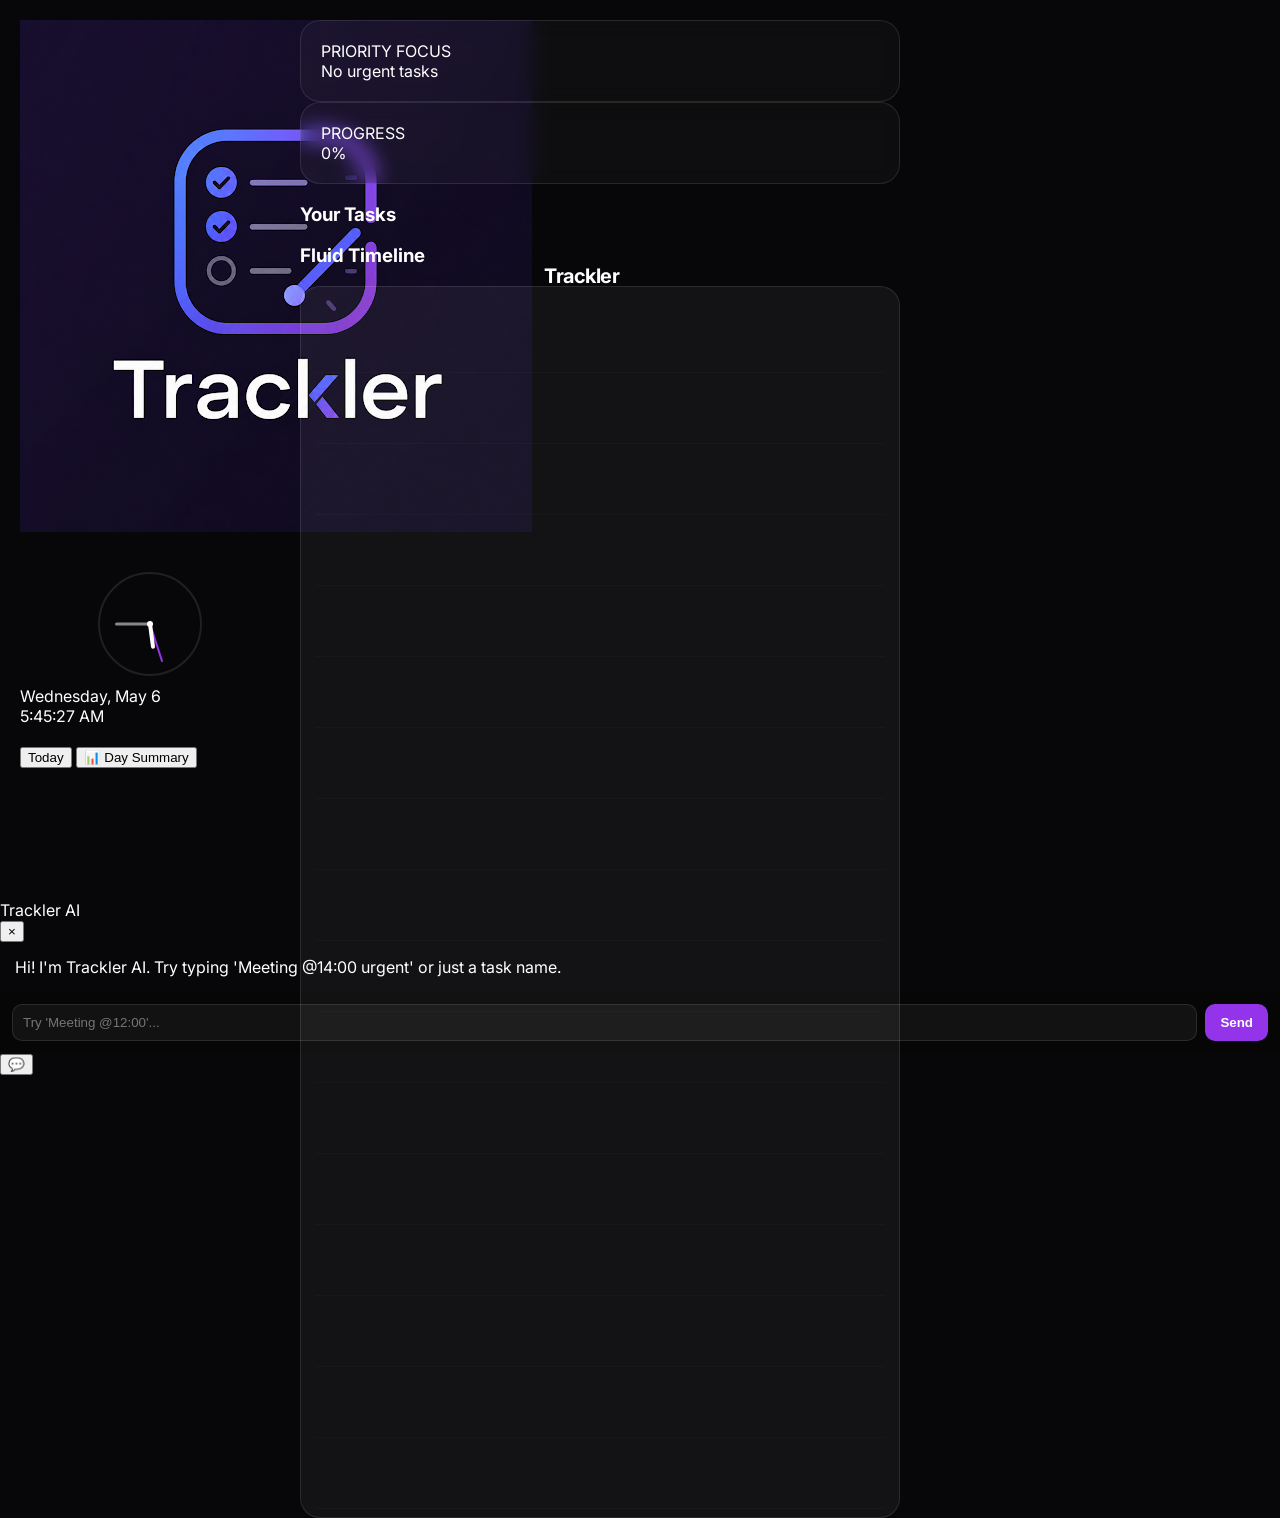
<file: index.html>
<!DOCTYPE html>
<html lang="en">
<head>
    <meta charset="UTF-8">
    <meta name="viewport" content="width=device-width, initial-scale=1.0, maximum-scale=1.0, user-scalable=no">
    <title>Trackler AI | Master Build</title>
    <link href="https://fonts.googleapis.com/css2?family=Inter:wght@400;600;700&display=swap" rel="stylesheet">
    <link rel="stylesheet" href="style.css">
</head>
<body>
<div class="app">
    <nav class="sidebar">
        <div class="logo-area">
            <img src="Trackler.png" alt="Trackler" class="app-logo">
            <span class="logo-text">Trackler</span>
        </div>
        
        <div class="clock-section">
            <div class="analog-clock" id="clock">
                <div class="hand hour" id="hour-hand"></div>
                <div class="hand minute" id="minute-hand"></div>
                <div class="hand second" id="second-hand"></div>
                <div class="center-dot"></div>
            </div>
            <div id="date-label" class="date-display">Wednesday, May 6</div>
            <div id="digital-time" class="time-display">00:00:00</div>
        </div>

        <div class="nav-controls">
            <button class="prime-btn">Today</button>
            <button class="prime-btn outline" onclick="App.openSummary()">📊 Day Summary</button>
        </div>
    </nav>

    <main class="dashboard">
        <div class="bento-row">
            <div class="card glass">
                <label>PRIORITY FOCUS</label>
                <div id="focus-area" class="focus-text">No urgent tasks</div>
            </div>
            <div class="card glass">
                <label>PROGRESS</label>
                <div class="progress-wrap">
                    <span id="stats-area">0%</span>
                    <div class="bar-bg"><div id="progress-fill" class="bar-fill"></div></div>
                </div>
            </div>
        </div>

        <div class="tasks-wrapper">
            <h3>Your Tasks</h3>
            <div id="tasks" class="task-grid"></div>
        </div>
        
        <div class="timeline-wrapper">
            <h3>Fluid Timeline</h3>
            <div id="timeline-container">
                <div id="timeline"></div>
            </div>
        </div>
    </main>
</div>

<div class="bot-overlay">
    <div class="chat-window" id="chatWindow">
        <div class="chat-header">
            <div class="bot-info"><span class="status-dot"></span> Trackler AI</div>
            <button class="close-chat" onclick="App.toggleChat()">&times;</button>
        </div>
        <div id="chatMessages" class="chat-body">
            <div class="msg ai">Hi! I'm Trackler AI. Try typing 'Meeting @14:00 urgent' or just a task name.</div>
        </div>
        <div class="chat-input-row">
            <input type="text" id="chatInput" placeholder="Try 'Meeting @12:00'...">
            <button id="sendBtn" class="purple-send">Send</button>
        </div>
    </div>
    <button class="floating-fab" onclick="App.toggleChat()">💬</button>
</div>

<script src="script.js"></script>
</body>
</html>
</file>
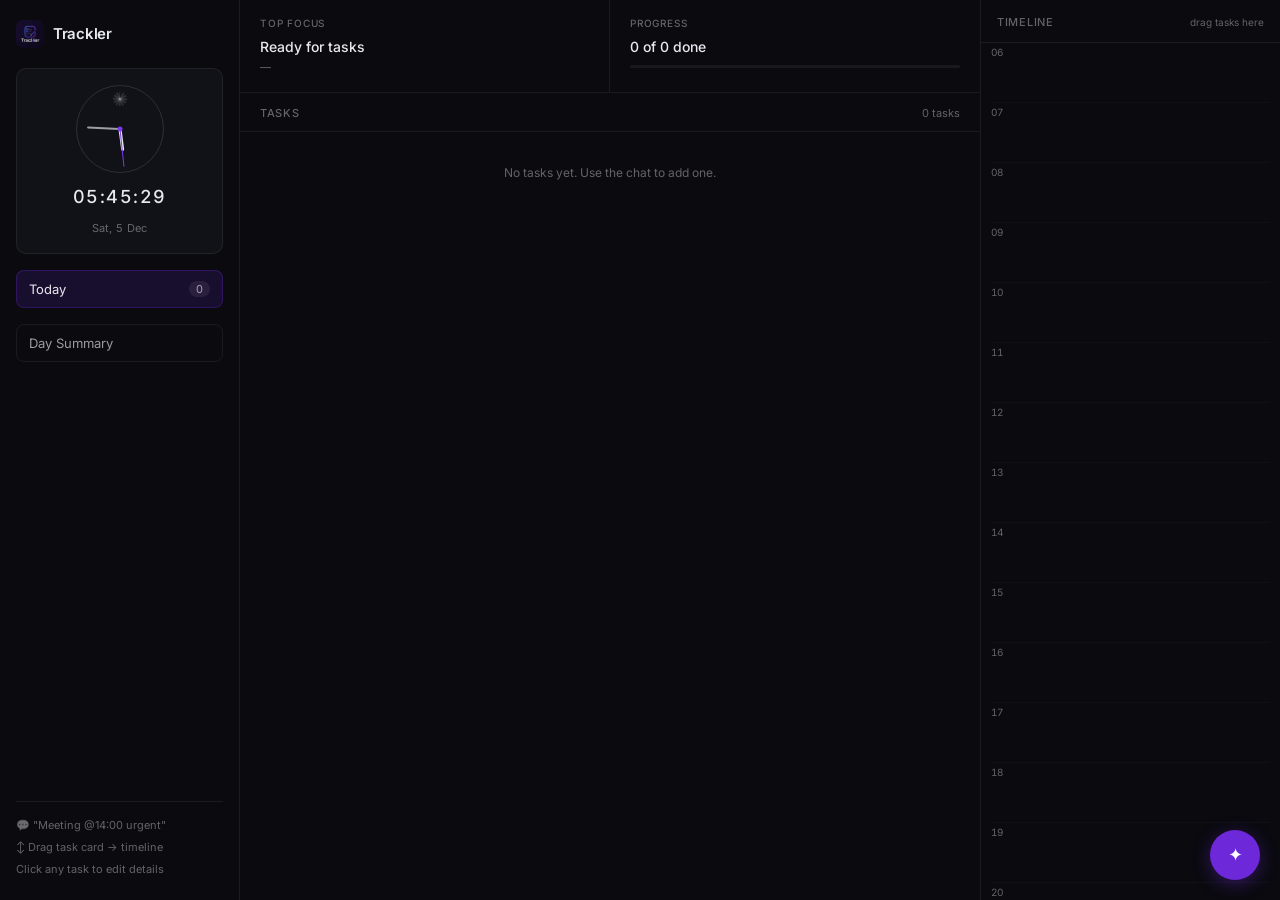
<file: app.html>
<!DOCTYPE html>
<html lang="en">
<head>
<meta charset="UTF-8">
<meta name="viewport" content="width=device-width, initial-scale=1.0, maximum-scale=1.0, user-scalable=no">
<title>Trackler AI</title>
<link href="https://fonts.googleapis.com/css2?family=Inter:ital,wght@0,300;0,400;0,500;0,600;1,400&display=swap" rel="stylesheet">
<style>
:root{--bg:#0a0a0f;--surface:#111118;--card:#16161f;--border:rgba(255,255,255,0.07);--border2:rgba(255,255,255,0.12);--accent:#6d28d9;--accent-l:#7c3aed;--text:#e8e8f0;--muted:rgba(232,232,240,0.4);--muted2:rgba(232,232,240,0.65);--success:#059669;--danger:#dc2626;}
*{margin:0;padding:0;box-sizing:border-box;}
html,body{height:100%;overflow:hidden;}
body{font-family:'Inter',sans-serif;background:var(--bg);color:var(--text);font-size:13px;line-height:1.5;}
.shell{display:grid;grid-template-columns:240px 1fr 300px;height:100vh;gap:0;}
.sidebar{border-right:1px solid var(--border);display:flex;flex-direction:column;padding:20px 16px;gap:16px;overflow:hidden;}
.brand{display:flex;align-items:center;gap:9px;padding-bottom:4px;}
.brand-icon{width:28px;height:28px;background:var(--accent);border-radius:7px;display:flex;align-items:center;justify-content:center;font-size:13px;flex-shrink:0;color:#fff;font-weight:600;}
.brand-name{font-weight:600;font-size:15px;letter-spacing:-0.3px;}
.clock-block{background:var(--surface);border:1px solid var(--border);border-radius:10px;padding:16px;display:flex;flex-direction:column;align-items:center;gap:10px;}
.analog{width:88px;height:88px;border-radius:50%;border:1px solid var(--border2);position:relative;}
.analog::after{content:'';position:absolute;width:5px;height:5px;background:var(--accent-l);border-radius:50%;top:50%;left:50%;transform:translate(-50%,-50%);z-index:10;}
.tick{position:absolute;width:1px;top:6px;left:50%;transform-origin:bottom center;transform:translateX(-50%);background:var(--border);}
.tick.major{height:7px;background:var(--border2);width:1.5px;}
.hand{position:absolute;bottom:50%;left:50%;transform-origin:bottom;border-radius:2px;transform:translateX(-50%);}
.hh{width:3px;height:22px;background:var(--text);z-index:3;}
.hm{width:2px;height:33px;background:var(--muted2);z-index:2;}
.hs{width:1px;height:38px;background:var(--accent-l);z-index:4;}
.dtime{font-size:18px;font-weight:500;letter-spacing:1.5px;font-variant-numeric:tabular-nums;}
.ddate{font-size:11px;color:var(--muted);letter-spacing:0.3px;}
.sb-btn{display:flex;align-items:center;gap:8px;width:100%;padding:10px 12px;border:1px solid var(--border);border-radius:8px;background:transparent;color:var(--muted2);font-family:'Inter',sans-serif;font-size:13px;cursor:pointer;transition:all .15s;text-align:left;}
.sb-btn:hover{background:var(--surface);color:var(--text);border-color:var(--border2);}
.sb-btn.active{background:rgba(109,40,217,0.15);border-color:rgba(109,40,217,0.3);color:var(--text);}
.sb-btn .pill{margin-left:auto;background:rgba(255,255,255,0.08);border-radius:10px;padding:1px 7px;font-size:11px;color:var(--muted2);}
.hint-block{margin-top:auto;padding-top:12px;border-top:1px solid var(--border);}
.hint-line{color:var(--muted);font-size:11px;line-height:2;}
.main{display:flex;flex-direction:column;overflow:hidden;}
.top-bar{display:grid;grid-template-columns:1fr 1fr;border-bottom:1px solid var(--border);}
.metric{padding:16px 20px;border-right:1px solid var(--border);}
.metric:last-child{border-right:none;}
.metric-lbl{font-size:10px;font-weight:500;color:var(--muted);text-transform:uppercase;letter-spacing:.8px;margin-bottom:5px;}
.metric-val{font-size:14px;font-weight:500;color:var(--text);white-space:nowrap;overflow:hidden;text-overflow:ellipsis;}
.metric-sub{font-size:11px;color:var(--muted);margin-top:2px;}
.prog-track{height:3px;background:rgba(255,255,255,0.06);border-radius:2px;margin-top:8px;}
.prog-fill{height:100%;background:var(--accent-l);border-radius:2px;width:0%;transition:width .6s ease;}
.tasks-area{flex:1;overflow-y:auto;padding:0;}
.tasks-area::-webkit-scrollbar{width:4px;}
.tasks-area::-webkit-scrollbar-thumb{background:var(--border2);border-radius:2px;}
.section-head{display:flex;align-items:center;justify-content:space-between;padding:12px 20px 10px;position:sticky;top:0;background:var(--bg);z-index:5;border-bottom:1px solid var(--border);}
.section-title{font-weight:500;font-size:11px;color:var(--muted);text-transform:uppercase;letter-spacing:.7px;}
.t-card{display:flex;align-items:center;gap:10px;padding:11px 20px;border-bottom:1px solid var(--border);cursor:pointer;transition:background .1s;user-select:none;}
.t-card:hover{background:var(--surface);}
.t-card.dragging{opacity:.35;}
.t-card.urgent{border-left:2px solid rgba(124,58,237,0.7);}
.cb{width:15px;height:15px;border:1.5px solid var(--border2);border-radius:50%;flex-shrink:0;display:flex;align-items:center;justify-content:center;transition:all .15s;cursor:pointer;}
.cb.done{background:var(--success);border-color:var(--success);}
.cb.done::after{content:'';width:7px;height:4px;border-left:1.5px solid #fff;border-bottom:1.5px solid #fff;transform:rotate(-45deg) translateY(-1px);}
.t-info{flex:1;min-width:0;}
.t-name{font-size:13px;color:var(--text);white-space:nowrap;overflow:hidden;text-overflow:ellipsis;}
.t-name.done{text-decoration:line-through;color:var(--muted);}
.t-tags{display:flex;gap:4px;margin-top:3px;flex-wrap:wrap;}
.tag{font-size:10px;padding:1px 6px;border-radius:3px;}
.tag.u{background:rgba(109,40,217,0.18);color:#a78bfa;}
.tag.t{background:rgba(255,255,255,0.05);color:var(--muted2);}
.tag.d{background:rgba(255,255,255,0.03);color:var(--muted);}
.drag-handle{color:var(--muted);font-size:13px;cursor:grab;flex-shrink:0;opacity:0;transition:opacity .1s;line-height:1;}
.t-card:hover .drag-handle{opacity:1;}
.empty{padding:40px 20px;text-align:center;color:var(--muted);}
.timeline{border-left:1px solid var(--border);display:flex;flex-direction:column;overflow:hidden;}
.tl-head{padding:14px 16px 11px;border-bottom:1px solid var(--border);display:flex;justify-content:space-between;align-items:center;}
.tl-title{font-weight:500;font-size:11px;color:var(--muted);text-transform:uppercase;letter-spacing:.7px;}
.tl-scroll{flex:1;overflow-y:auto;position:relative;padding:0 10px;}
.tl-scroll::-webkit-scrollbar{width:4px;}
.tl-scroll::-webkit-scrollbar-thumb{background:var(--border2);border-radius:2px;}
.tl-inner{position:relative;}
.tl-slot{height:60px;display:flex;align-items:flex-start;gap:8px;border-bottom:1px solid rgba(255,255,255,0.025);}
.tl-lbl{font-size:10px;color:var(--muted);font-variant-numeric:tabular-nums;padding-top:2px;width:26px;flex-shrink:0;}
#tl-blocks{position:absolute;left:40px;right:0;top:0;pointer-events:none;}
.tl-block{position:absolute;left:0;right:3px;border-radius:6px;padding:6px 8px;font-size:11px;font-weight:500;color:#fff;background:var(--accent);border:1px solid rgba(255,255,255,0.08);overflow:hidden;cursor:pointer;pointer-events:all;min-height:24px;}
.tl-block.done{opacity:.3;text-decoration:line-through;}
.tl-block-name{white-space:nowrap;overflow:hidden;text-overflow:ellipsis;line-height:1.4;}
.tl-block-time{font-size:10px;opacity:.65;margin-top:2px;}
.drop-hi{background:rgba(109,40,217,0.07);border-bottom:1px solid rgba(109,40,217,0.25);}
.now-line{position:absolute;left:0;right:0;height:1px;background:var(--accent-l);pointer-events:none;z-index:20;}
.now-line::before{content:'';position:absolute;left:-1px;top:-3px;width:6px;height:6px;background:var(--accent-l);border-radius:50%;}
.drawer-overlay{position:fixed;inset:0;background:rgba(0,0,0,0.55);z-index:200;display:none;}
.drawer-overlay.open{display:block;}
.drawer{position:fixed;right:0;top:0;bottom:0;width:360px;background:var(--card);border-left:1px solid var(--border);z-index:201;transform:translateX(100%);transition:transform .2s cubic-bezier(.4,0,.2,1);display:flex;flex-direction:column;}
.drawer.open{transform:none;}
.drawer-head{padding:18px 20px;border-bottom:1px solid var(--border);display:flex;align-items:center;justify-content:space-between;}
.drawer-title{font-size:13px;font-weight:600;}
.drawer-close{background:none;border:none;color:var(--muted);cursor:pointer;font-size:20px;line-height:1;padding:2px 6px;border-radius:4px;}
.drawer-close:hover{color:var(--text);background:var(--surface);}
.drawer-body{flex:1;overflow-y:auto;padding:20px;}
.drawer-body::-webkit-scrollbar{width:3px;}
.drawer-body::-webkit-scrollbar-thumb{background:var(--border2);}
.field{margin-bottom:18px;}
.field-label{font-size:10px;font-weight:500;color:var(--muted);text-transform:uppercase;letter-spacing:.6px;margin-bottom:6px;}
.field input,.field select,.field textarea{width:100%;background:var(--surface);border:1px solid var(--border);border-radius:7px;padding:9px 11px;color:var(--text);font-family:'Inter',sans-serif;font-size:13px;outline:none;transition:border-color .15s;resize:none;-webkit-appearance:none;}
.field input:focus,.field select:focus,.field textarea:focus{border-color:rgba(124,58,237,0.6);}
.field select option{background:var(--card);}
.row2{display:grid;grid-template-columns:1fr 1fr;gap:12px;}
.prio-row{display:flex;gap:6px;}
.prio-btn{flex:1;padding:8px;background:var(--surface);border:1px solid var(--border);border-radius:6px;color:var(--muted2);font-family:'Inter',sans-serif;font-size:12px;cursor:pointer;transition:all .12s;text-align:center;}
.prio-btn:hover{border-color:var(--border2);color:var(--text);}
.prio-btn.sel{background:rgba(109,40,217,0.2);border-color:rgba(109,40,217,0.4);color:#c4b5fd;}
.drawer-footer{padding:14px 20px;border-top:1px solid var(--border);display:flex;gap:8px;}
.btn-primary{flex:1;padding:10px;border-radius:7px;background:var(--accent);border:none;color:#fff;font-family:'Inter',sans-serif;font-size:13px;font-weight:500;cursor:pointer;transition:opacity .15s;}
.btn-primary:hover{opacity:.85;}
.btn-danger{padding:10px 14px;border-radius:7px;background:transparent;border:1px solid rgba(220,38,38,.25);color:var(--danger);font-family:'Inter',sans-serif;font-size:13px;cursor:pointer;transition:all .15s;}
.btn-danger:hover{background:rgba(220,38,38,.07);}
.chat-anchor{position:fixed;bottom:20px;right:20px;z-index:150;}
.fab{width:50px;height:50px;border-radius:50%;background:var(--accent);border:none;cursor:pointer;display:flex;align-items:center;justify-content:center;box-shadow:0 4px 18px rgba(109,40,217,.4);color:#fff;font-size:18px;transition:transform .15s;}
.fab:hover{transform:scale(1.07);}
.chat-win{position:absolute;bottom:62px;right:0;width:310px;height:440px;background:var(--card);border:1px solid var(--border2);border-radius:14px;display:none;flex-direction:column;overflow:hidden;box-shadow:0 12px 40px rgba(0,0,0,.65);}
.chat-win.open{display:flex;}
.chat-hd{padding:12px 14px;border-bottom:1px solid var(--border);display:flex;align-items:center;gap:9px;}
.chat-av{width:26px;height:26px;background:var(--accent);border-radius:6px;display:flex;align-items:center;justify-content:center;font-size:12px;color:#fff;font-weight:600;}
.chat-hd-info .name{font-weight:500;font-size:13px;}
.chat-hd-info .status{font-size:10px;color:var(--success);}
.chat-x{margin-left:auto;background:none;border:none;color:var(--muted);font-size:18px;cursor:pointer;padding:2px 5px;}
.chat-bd{flex:1;padding:12px;overflow-y:auto;display:flex;flex-direction:column;gap:8px;}
.chat-bd::-webkit-scrollbar{width:3px;}
.chat-bd::-webkit-scrollbar-thumb{background:var(--border2);}
.bbl{padding:8px 11px;border-radius:10px;font-size:12px;max-width:90%;line-height:1.5;}
.bbl.ai{background:var(--surface);border:1px solid var(--border);align-self:flex-start;border-bottom-left-radius:2px;color:var(--muted2);}
.bbl.user{background:var(--accent);align-self:flex-end;border-bottom-right-radius:2px;color:#fff;}
.chat-ft{padding:9px;display:flex;gap:6px;border-top:1px solid var(--border);}
.chat-inp{flex:1;background:var(--surface);border:1px solid var(--border);border-radius:7px;padding:8px 11px;color:var(--text);font-family:'Inter',sans-serif;font-size:12px;outline:none;}
.chat-inp:focus{border-color:rgba(124,58,237,0.5);}
.chat-inp::placeholder{color:var(--muted);}
.chat-send{background:var(--accent);border:none;padding:0 13px;border-radius:7px;color:#fff;font-family:'Inter',sans-serif;font-size:12px;font-weight:500;cursor:pointer;}
.modal-bg{position:fixed;inset:0;background:rgba(0,0,0,.7);z-index:300;display:none;align-items:center;justify-content:center;}
.modal-bg.open{display:flex;}
.modal-box{background:var(--card);border:1px solid var(--border2);border-radius:12px;padding:24px;width:300px;}
.modal-title{font-size:15px;font-weight:600;margin-bottom:3px;}
.modal-sub{font-size:11px;color:var(--muted);margin-bottom:18px;}
.stat-row{display:grid;grid-template-columns:1fr 1fr;gap:8px;margin-bottom:18px;}
.stat-cell{background:var(--surface);border:1px solid var(--border);border-radius:8px;padding:14px;text-align:center;}
.stat-lbl{font-size:10px;color:var(--muted);text-transform:uppercase;letter-spacing:.5px;margin-bottom:5px;}
.stat-n{font-size:26px;font-weight:600;}
.stat-n.g{color:#34d399;}.stat-n.p{color:#a78bfa;}
.mbar-lbl{display:flex;justify-content:space-between;font-size:11px;color:var(--muted);margin-bottom:5px;}
.mbar{height:4px;background:rgba(255,255,255,.06);border-radius:2px;margin-bottom:18px;}
.mbar-fill{height:100%;background:var(--accent-l);border-radius:2px;transition:width .5s;}
.m-close{width:100%;padding:9px;border-radius:7px;background:var(--surface);border:1px solid var(--border);color:var(--text);font-family:'Inter',sans-serif;font-size:13px;cursor:pointer;}
.m-close:hover{border-color:var(--border2);}
</style>
</head>
<body>
<div class="shell">

<nav class="sidebar">
  <div class="brand">
    <img src="Trackler.png" alt="T" class="brand-icon">
    <span class="brand-name">Trackler</span>
  </div>
  <div class="clock-block">
    <div class="analog" id="aClock">
      <div class="hand hh" id="hH"></div>
      <div class="hand hm" id="hM"></div>
      <div class="hand hs" id="hS"></div>
    </div>
    <div class="dtime" id="dTime">00:00:00</div>
    <div class="ddate" id="dDate">—</div>
  </div>
  <button class="sb-btn active">Today <span class="pill" id="cntPill">0</span></button>
  <button class="sb-btn" id="summaryBtn">Day Summary</button>
  <div class="hint-block">
    <div class="hint-line">💬 "Meeting @14:00 urgent"</div>
    <div class="hint-line">↕ Drag task card → timeline</div>
    <div class="hint-line">Click any task to edit details</div>
  </div>
</nav>

<main class="main">
  <div class="top-bar">
    <div class="metric">
      <div class="metric-lbl">Top focus</div>
      <div class="metric-val" id="focusName">Ready for tasks</div>
      <div class="metric-sub" id="focusMeta">—</div>
    </div>
    <div class="metric">
      <div class="metric-lbl">Progress</div>
      <div class="metric-val" id="progTxt">0 of 0 done</div>
      <div class="prog-track"><div class="prog-fill" id="progFill"></div></div>
    </div>
  </div>
  <div class="section-head">
    <span class="section-title">Tasks</span>
    <span id="taskSub" style="font-size:11px;color:var(--muted);">0 tasks</span>
  </div>
  <div class="tasks-area" id="taskList"></div>
</main>

<aside class="timeline">
  <div class="tl-head">
    <span class="tl-title">Timeline</span>
    <span style="font-size:10px;color:var(--muted);">drag tasks here</span>
  </div>
  <div class="tl-scroll" id="tlScroll">
    <div class="tl-inner" id="tlInner">
      <div id="tlSlots"></div>
      <div id="tl-blocks"></div>
    </div>
  </div>
</aside>
</div>

<div class="drawer-overlay" id="drawerOverlay"></div>
<div class="drawer" id="drawer">
  <div class="drawer-head">
    <span class="drawer-title">Task details</span>
    <button class="drawer-close" id="drawerClose">×</button>
  </div>
  <div class="drawer-body">
    <div class="field">
      <div class="field-label">Name</div>
      <input type="text" id="dName" placeholder="Task name">
    </div>
    <div class="field">
      <div class="field-label">Notes</div>
      <textarea id="dNotes" rows="3" placeholder="Optional notes…"></textarea>
    </div>
    <div class="row2">
      <div class="field">
        <div class="field-label">Start time</div>
        <select id="dStart"></select>
      </div>
      <div class="field">
        <div class="field-label">Duration</div>
        <select id="dDur">
          <option value="0.5">30 min</option>
          <option value="1" selected>1 hour</option>
          <option value="1.5">1.5 hrs</option>
          <option value="2">2 hrs</option>
          <option value="2.5">2.5 hrs</option>
          <option value="3">3 hrs</option>
          <option value="4">4 hrs</option>
          <option value="6">6 hrs</option>
        </select>
      </div>
    </div>
    <div class="field">
      <div class="field-label">Priority</div>
      <div class="prio-row">
        <button class="prio-btn sel" id="pNorm" onclick="App.setPrio(false)">Normal</button>
        <button class="prio-btn" id="pUrg" onclick="App.setPrio(true)">Urgent</button>
      </div>
    </div>
  </div>
  <div class="drawer-footer">
    <button class="btn-primary" id="drawerSave">Save</button>
    <button class="btn-danger" id="drawerDel">Delete</button>
  </div>
</div>

<div class="modal-bg" id="summaryModal">
  <div class="modal-box">
    <div class="modal-title">Day summary</div>
    <div class="modal-sub" id="mDate">—</div>
    <div class="stat-row">
      <div class="stat-cell"><div class="stat-lbl">Done</div><div class="stat-n g" id="mDone">0</div></div>
      <div class="stat-cell"><div class="stat-lbl">Pending</div><div class="stat-n p" id="mPend">0</div></div>
    </div>
    <div class="mbar-lbl"><span>Completion rate</span><span id="mRate">0%</span></div>
    <div class="mbar"><div class="mbar-fill" id="mBarFill"></div></div>
    <button class="m-close" id="mClose">Close</button>
  </div>
</div>

<div class="chat-anchor">
  <div class="chat-win" id="chatWin">
    <div class="chat-hd">
      <div class="chat-av">T</div>
      <div class="chat-hd-info">
        <div class="name">Trackler AI</div>
        <div class="status">● Active</div>
      </div>
      <button class="chat-x" id="chatX">×</button>
    </div>
    <div class="chat-bd" id="chatBd">
      <div class="bbl ai">Hi! Add tasks naturally.<br><br>Try: <strong>"Standup @09:00 urgent"</strong><br>Or just "Review docs" — drag it to the timeline later.</div>
    </div>
    <div class="chat-ft">
      <input class="chat-inp" id="chatInp" type="text" placeholder="Add a task…" autocomplete="off">
      <button class="chat-send" id="chatSend">Send</button>
    </div>
  </div>
  <button class="fab" id="fabBtn">✦</button>
</div>

<script>
const App = (() => {
  const SLOT_H=60, START_H=6, END_H=22;
  let state={tasks:[],nextId:1};
  let editId=null, dragId=null;

  const save=()=>{try{localStorage.setItem('trkl2',JSON.stringify(state));}catch(e){}};
  const load=()=>{try{const d=localStorage.getItem('trkl2');if(d)state=JSON.parse(d);}catch(e){}};

  let _ctx=null;
  const beep=()=>{try{if(!_ctx)_ctx=new(window.AudioContext||window.webkitAudioContext)();const o=_ctx.createOscillator(),g=_ctx.createGain();o.connect(g);g.connect(_ctx.destination);o.frequency.setValueAtTime(523,_ctx.currentTime);o.frequency.setValueAtTime(659,_ctx.currentTime+0.1);g.gain.setValueAtTime(0.1,_ctx.currentTime);g.gain.exponentialRampToValueAtTime(0.001,_ctx.currentTime+0.4);o.start();o.stop(_ctx.currentTime+0.4);}catch(e){}};

  const parse=(raw)=>{
    let text=raw.trim();
    const urgent=/\b(urgent|asap|critical)\b/i.test(text);
    const m=text.match(/@(\d{1,2})(?::(\d{2}))?|(?:\bat\s)(\d{1,2})(?::(\d{2}))?/i);
    let hour=null;
    if(m){hour=parseInt(m[1]||m[3]);text=text.replace(m[0],'');}
    text=text.replace(/\b(urgent|asap|critical)\b/gi,'').replace(/\s{2,}/g,' ').trim();
    if(!text)text='Untitled';
    return{text,urgent,hour};
  };

  const buildTicks=()=>{
    const cl=document.getElementById('aClock');
    for(let i=0;i<60;i++){const t=document.createElement('div');t.className='tick'+(i%5===0?' major':'');t.style.transform=`translateX(-50%) rotate(${i*6}deg)`;cl.appendChild(t);}
  };

  const tickClock=()=>{
    const n=new Date(),s=n.getSeconds(),m=n.getMinutes(),h=n.getHours();
    document.getElementById('hS').style.transform=`translateX(-50%) rotate(${s*6}deg)`;
    document.getElementById('hM').style.transform=`translateX(-50%) rotate(${m*6+s*.1}deg)`;
    document.getElementById('hH').style.transform=`translateX(-50%) rotate(${h*30+m*.5}deg)`;
    document.getElementById('dTime').textContent=n.toLocaleTimeString('sv-SE');
    document.getElementById('dDate').textContent=n.toLocaleDateString('en-SE',{weekday:'short',month:'short',day:'numeric'});
    updateNowLine();
  };

  const updateNowLine=()=>{
    const n=new Date(),min=(n.getHours()-START_H)*60+n.getMinutes();
    if(min<0||min>(END_H-START_H)*60)return;
    let el=document.getElementById('nowLine');
    if(!el){el=document.createElement('div');el.id='nowLine';el.className='now-line';document.getElementById('tl-blocks').appendChild(el);}
    el.style.top=(min/60*SLOT_H)+'px';
  };

  const buildSlots=()=>{
    const wrap=document.getElementById('tlSlots');
    const inner=document.getElementById('tlInner');
    inner.style.cssText='position:relative;min-height:'+((END_H-START_H)*SLOT_H)+'px;';
    document.getElementById('tl-blocks').style.cssText='position:absolute;left:40px;right:0;top:0;pointer-events:none;';
    for(let h=START_H;h<=END_H;h++){
      const slot=document.createElement('div');
      slot.className='tl-slot';slot.dataset.hour=h;
      slot.innerHTML=`<span class="tl-lbl">${String(h).padStart(2,'0')}</span>`;
      slot.addEventListener('dragover',e=>{e.preventDefault();slot.classList.add('drop-hi');});
      slot.addEventListener('dragleave',()=>slot.classList.remove('drop-hi'));
      slot.addEventListener('drop',e=>{
        e.preventDefault();slot.classList.remove('drop-hi');
        if(dragId==null)return;
        const t=state.tasks.find(x=>x.id===dragId);
        if(t){t.hour=parseInt(slot.dataset.hour);render();}
      });
      wrap.appendChild(slot);
    }
  };

  const esc=s=>s.replace(/&/g,'&amp;').replace(/</g,'&lt;').replace(/>/g,'&gt;');

  const render=()=>{
    const list=document.getElementById('taskList');
    const blks=document.getElementById('tl-blocks');
    list.innerHTML='';
    blks.querySelectorAll('.tl-block').forEach(b=>b.remove());

    const done=state.tasks.filter(t=>t.done).length;
    const total=state.tasks.length;
    const pct=total?Math.round(done/total*100):0;
    const urgPend=state.tasks.filter(t=>t.urgent&&!t.done);

    document.getElementById('progTxt').textContent=`${done} of ${total} done`;
    document.getElementById('progFill').style.width=pct+'%';
    document.getElementById('cntPill').textContent=total;
    document.getElementById('taskSub').textContent=total+(total===1?' task':' tasks');

    if(urgPend.length){
      document.getElementById('focusName').textContent=urgPend[0].text;
      document.getElementById('focusMeta').textContent=urgPend[0].hour!=null?`Scheduled ${urgPend[0].hour}:00`:'Urgent — unscheduled';
    }else{
      const nxt=state.tasks.find(t=>!t.done);
      document.getElementById('focusName').textContent=nxt?nxt.text:(total?'All done':'Ready for tasks');
      document.getElementById('focusMeta').textContent=nxt?'Next up':'—';
    }

    if(!total){list.innerHTML='<div class="empty" style="font-size:12px;color:var(--muted);padding:32px 20px;">No tasks yet. Use the chat to add one.</div>';return;}

    state.tasks.forEach(t=>{
      const el=document.createElement('div');
      el.className='t-card'+(t.urgent?' urgent':'');
      el.dataset.id=t.id;el.draggable=true;
      el.innerHTML=`<span class="drag-handle" title="Drag to timeline">⠿</span>
        <div class="cb ${t.done?'done':''}" data-cb="${t.id}"></div>
        <div class="t-info">
          <div class="t-name ${t.done?'done':''}">${esc(t.text)}</div>
          <div class="t-tags">
            ${t.urgent?'<span class="tag u">Urgent</span>':''}
            ${t.hour!=null?`<span class="tag t">${t.hour}:00</span>`:'<span class="tag d">Unscheduled</span>'}
            ${t.dur&&t.dur!=1?`<span class="tag d">${t.dur}h</span>`:''}
          </div>
        </div>`;
      el.querySelector('[data-cb]').addEventListener('click',e=>{e.stopPropagation();toggle(t.id);});
      el.addEventListener('click',()=>openDrawer(t.id));
      el.addEventListener('dragstart',e=>{dragId=t.id;e.dataTransfer.effectAllowed='move';setTimeout(()=>el.classList.add('dragging'),0);});
      el.addEventListener('dragend',()=>{dragId=null;el.classList.remove('dragging');});
      list.appendChild(el);

      if(t.hour!=null){
        const dur=t.dur||1;
        const blk=document.createElement('div');
        blk.className='tl-block'+(t.done?' done':'');
        blk.style.top=((t.hour-START_H)*SLOT_H+2)+'px';
        blk.style.height=Math.max(22,(dur*SLOT_H-4))+'px';
        blk.innerHTML=`<div class="tl-block-name">${esc(t.text)}</div><div class="tl-block-time">${t.hour}:00 · ${dur<1?Math.round(dur*60)+'m':dur+'h'}</div>`;
        blk.addEventListener('click',()=>openDrawer(t.id));
        blks.appendChild(blk);
      }
    });
    save();
  };

  const toggle=(id)=>{
    const t=state.tasks.find(x=>x.id===id);if(!t)return;
    t.done=!t.done;if(t.done)beep();render();
  };

  const fillStartSelect=(sel,val)=>{
    sel.innerHTML='<option value="">No time</option>';
    for(let h=START_H;h<=END_H;h++){
      const o=document.createElement('option');
      o.value=h;o.textContent=`${String(h).padStart(2,'0')}:00`;
      if(h===val)o.selected=true;
      sel.appendChild(o);
    }
  };

  const openDrawer=(id)=>{
    editId=id;
    const t=state.tasks.find(x=>x.id===id);if(!t)return;
    document.getElementById('dName').value=t.text;
    document.getElementById('dNotes').value=t.notes||'';
    fillStartSelect(document.getElementById('dStart'),t.hour);
    document.getElementById('dDur').value=String(t.dur||1);
    setPrio(!!t.urgent,false);
    document.getElementById('drawerOverlay').classList.add('open');
    document.getElementById('drawer').classList.add('open');
    setTimeout(()=>document.getElementById('dName').focus(),220);
  };

  const closeDrawer=()=>{editId=null;document.getElementById('drawerOverlay').classList.remove('open');document.getElementById('drawer').classList.remove('open');};

  const saveDrawer=()=>{
    if(editId==null)return;
    const t=state.tasks.find(x=>x.id===editId);if(!t)return;
    const n=document.getElementById('dName').value.trim();if(n)t.text=n;
    t.notes=document.getElementById('dNotes').value.trim();
    const sv=document.getElementById('dStart').value;
    t.hour=sv===''?null:parseInt(sv);
    t.dur=parseFloat(document.getElementById('dDur').value);
    t.urgent=document.getElementById('pUrg').classList.contains('sel');
    closeDrawer();render();
  };

  const deleteTask=()=>{
    if(editId==null)return;
    state.tasks=state.tasks.filter(x=>x.id!==editId);
    closeDrawer();render();
  };

  const setPrio=(isUrg,_update=true)=>{
    document.getElementById('pNorm').classList.toggle('sel',!isUrg);
    document.getElementById('pUrg').classList.toggle('sel',isUrg);
  };

  const addBubble=(txt,role)=>{
    const bd=document.getElementById('chatBd');
    const b=document.createElement('div');b.className='bbl '+role;b.innerHTML=txt;
    bd.appendChild(b);bd.scrollTop=9999;
  };

  const sendMsg=()=>{
    const inp=document.getElementById('chatInp');
    const raw=inp.value.trim();if(!raw)return;
    addBubble(esc(raw),'user');inp.value='';
    const{text,urgent,hour}=parse(raw);
    const id=state.nextId++;
    state.tasks.push({id,text,done:false,urgent,hour,dur:1,notes:''});
    let rep=`Added <strong>${esc(text)}</strong>`;
    if(urgent)rep+=' · Urgent';
    if(hour!=null)rep+=` · ${hour}:00`;
    else rep+='<br><span style="opacity:.7;font-size:11px;">No time set — drag to timeline or click to edit</span>';
    setTimeout(()=>addBubble(rep,'ai'),160);
    render();
  };

  const openSummary=()=>{
    const done=state.tasks.filter(t=>t.done).length;
    const total=state.tasks.length;
    const pct=total?Math.round(done/total*100):0;
    document.getElementById('mDone').textContent=done;
    document.getElementById('mPend').textContent=total-done;
    document.getElementById('mRate').textContent=pct+'%';
    document.getElementById('mBarFill').style.width=pct+'%';
    document.getElementById('mDate').textContent=new Date().toLocaleDateString('en-SE',{weekday:'long',year:'numeric',month:'long',day:'numeric'});
    document.getElementById('summaryModal').classList.add('open');
  };

  const init=()=>{
    load();buildTicks();buildSlots();tickClock();setInterval(tickClock,1000);render();
    fillStartSelect(document.getElementById('dStart'),null);
    document.getElementById('fabBtn').onclick=()=>document.getElementById('chatWin').classList.toggle('open');
    document.getElementById('chatX').onclick=()=>document.getElementById('chatWin').classList.remove('open');
    document.getElementById('chatSend').onclick=sendMsg;
    document.getElementById('chatInp').onkeydown=e=>{if(e.key==='Enter')sendMsg();};
    document.getElementById('summaryBtn').onclick=openSummary;
    document.getElementById('mClose').onclick=()=>document.getElementById('summaryModal').classList.remove('open');
    document.getElementById('summaryModal').onclick=e=>{if(e.target===e.currentTarget)e.currentTarget.classList.remove('open');};
    document.getElementById('drawerOverlay').onclick=closeDrawer;
    document.getElementById('drawerClose').onclick=closeDrawer;
    document.getElementById('drawerSave').onclick=saveDrawer;
    document.getElementById('drawerDel').onclick=deleteTask;
    const sc=document.getElementById('tlScroll');
    sc.scrollTop=Math.max(0,(new Date().getHours()-START_H-1)*SLOT_H);
  };

  return{init,setPrio};
})();
document.addEventListener('DOMContentLoaded',App.init);
</script>
</body>
</html>
</file>
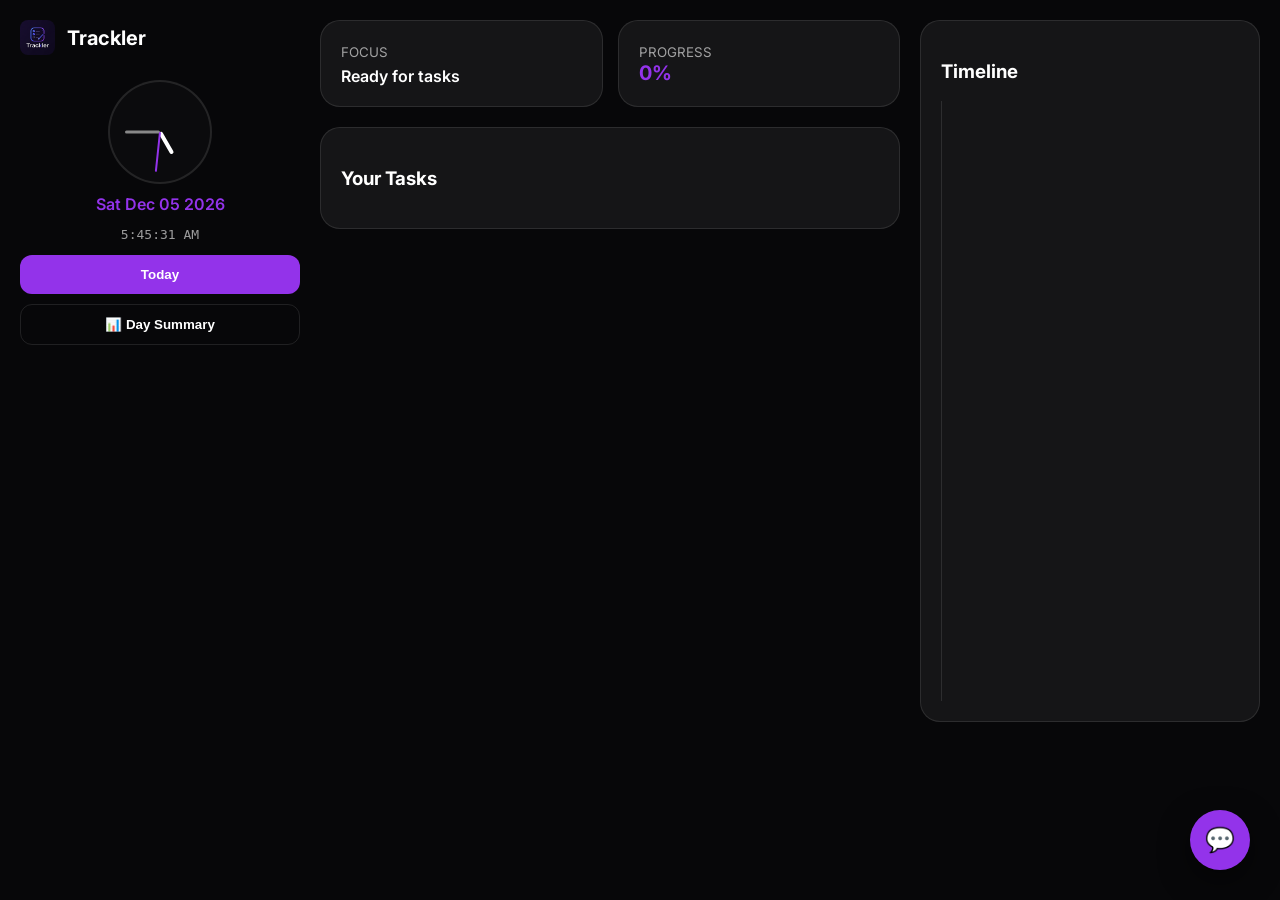
<file: final.html>
<!DOCTYPE html>
<html lang="en">
<head>
    <meta charset="UTF-8">
    <meta name="viewport" content="width=device-width, initial-scale=1.0">
    <title>Trackler AI | Final</title>
    <link href="https://fonts.googleapis.com/css2?family=Inter:wght@400;600;700&display=swap" rel="stylesheet">
    <style>
        /* ALL CSS INJECTED HERE TO PREVENT LOADING FAILURES */
        :root { --accent: #9333ea; --bg: #070709; --card: rgba(255,255,255,0.06); --border: rgba(255,255,255,0.1); }
        body { margin: 0; font-family: 'Inter', sans-serif; background: var(--bg); color: #fff; overflow-x: hidden; }
        
        .app { display: grid; grid-template-columns: 280px 1fr 340px; height: 100vh; padding: 20px; gap: 20px; box-sizing: border-box; }
        
        /* LOGO & CLOCK */
        .app-logo-mini { width: 35px; height: 35px; border-radius: 8px; }
        .logo-area { display: flex; align-items: center; gap: 12px; margin-bottom: 25px; }
        .analog-clock { width: 100px; height: 100px; border: 2px solid var(--border); border-radius: 50%; position: relative; margin: 0 auto; background: rgba(255,255,255,0.02); }
        .hand { position: absolute; bottom: 50%; left: 50%; transform-origin: bottom; transform: translateX(-50%); border-radius: 5px; }
        .hour { width: 4px; height: 25px; background: #fff; }
        .minute { width: 3px; height: 35px; background: #888; }
        .second { width: 2px; height: 40px; background: var(--accent); }

        /* BUTTONS */
        .modern-btn { background: var(--accent); border: none; padding: 12px; border-radius: 12px; color: #fff; font-weight: 600; cursor: pointer; width: 100%; margin-bottom: 10px; transition: 0.2s; }
        .btn-outline { background: transparent; border: 1px solid var(--border); }

        /* DASHBOARD CARDS */
        .card { background: var(--card); border: 1px solid var(--border); padding: 20px; border-radius: 20px; }
        .task-card { background: rgba(255,255,255,0.03); border: 1px solid var(--border); padding: 15px; border-radius: 15px; margin-bottom: 10px; display: flex; justify-content: space-between; align-items: center; }
        .task-card.priority { border-left: 4px solid var(--accent); background: rgba(147, 51, 234, 0.05); }

        /* FLOATING CHAT (FIXED OVERLAY) */
        .bot-wrapper { position: fixed; bottom: 30px; right: 30px; z-index: 9999; }
        .chat-fab { width: 60px; height: 60px; border-radius: 50%; background: var(--accent); border: none; font-size: 24px; cursor: pointer; box-shadow: 0 10px 30px rgba(0,0,0,0.5); }
        .chat-window { position: absolute; bottom: 80px; right: 0; width: 320px; height: 480px; background: #0f0f15; border: 1px solid var(--border); border-radius: 24px; display: none; flex-direction: column; overflow: hidden; box-shadow: 0 20px 50px rgba(0,0,0,0.8); }
        .chat-window.open { display: flex; }
        .chat-header { padding: 15px; background: rgba(255,255,255,0.05); display: flex; justify-content: space-between; align-items: center; }
        .chat-messages { flex: 1; padding: 15px; overflow-y: auto; display: flex; flex-direction: column; gap: 10px; }
        .msg { padding: 10px 14px; border-radius: 15px; font-size: 13px; max-width: 85%; }
        .msg.ai { background: rgba(255,255,255,0.08); align-self: flex-start; }
        .msg.user { background: var(--accent); align-self: flex-end; }
        .chat-input-row { padding: 12px; display: flex; gap: 8px; background: rgba(0,0,0,0.2); }
        #chatInput { flex: 1; background: rgba(255,255,255,0.05); border: 1px solid var(--border); border-radius: 10px; padding: 10px; color: white; outline: none; }
        #sendBtn { background: var(--accent); border: none; padding: 0 15px; border-radius: 10px; color: white; font-weight: 600; cursor: pointer; }

        @media (max-width: 900px) { .app { display: flex; flex-direction: column; padding: 10px; } }
    </style>
</head>
<body>

<div class="app">
    <nav class="sidebar">
        <div class="logo-area">
            <img src="Trackler.png" alt="" class="app-logo-mini">
            <span style="font-weight:700; font-size:20px;">Trackler</span>
        </div>
        <div class="clock-box">
            <div class="analog-clock">
                <div class="hand hour" id="hour-hand"></div>
                <div class="hand minute" id="minute-hand"></div>
                <div class="hand second" id="second-hand"></div>
            </div>
            <p id="date-label" style="text-align:center; color:var(--accent); font-weight:600; margin:10px 0 5px;"></p>
            <p id="digital-time" style="text-align:center; opacity:0.6; font-family:monospace;"></p>
        </div>
        <button class="modern-btn">Today</button>
        <button class="modern-btn btn-outline" onclick="openSummary()">📊 Day Summary</button>
    </nav>

    <main>
        <div style="display:grid; grid-template-columns:1fr 1fr; gap:15px; margin-bottom:20px;">
            <div class="card">
                <small style="opacity:0.6;">FOCUS</small>
                <div id="focus-area" style="font-weight:600; margin-top:5px;">Ready for tasks</div>
            </div>
            <div class="card">
                <small style="opacity:0.6;">PROGRESS</small>
                <div id="progress-val" style="font-weight:700; color:var(--accent); font-size:20px;">0%</div>
            </div>
        </div>
        <div class="card">
            <h3>Your Tasks</h3>
            <div id="tasks"></div>
        </div>
    </main>

    <aside class="card" style="height:fit-content;">
        <h3>Timeline</h3>
        <div id="timeline" style="position:relative; height:600px; border-left:1px solid var(--border); padding-left:20px;"></div>
    </aside>
</div>

<div class="bot-wrapper">
    <div class="chat-window" id="chatWindow">
        <div class="chat-header">
            <span>Trackler AI</span>
            <button onclick="toggleChat()" style="background:none; border:none; color:white; font-size:20px;">&times;</button>
        </div>
        <div class="chat-messages" id="chatMessages">
            <div class="msg ai">Hi! Try typing "Meeting at 3pm urgent"</div>
        </div>
        <div class="chat-input-row">
            <input type="text" id="chatInput" placeholder="Write a task...">
            <button id="sendBtn">Send</button>
        </div>
    </div>
    <button class="chat-fab" onclick="toggleChat()">💬</button>
</div>

<script>
    const state = { tasks: [], blocks: [] };

    function toggleChat() { document.getElementById('chatWindow').classList.toggle('open'); }

    function render() {
        const tArea = document.getElementById('tasks');
        tArea.innerHTML = '';
        let done = 0;
        state.tasks.forEach(t => {
            if(t.done) done++;
            const el = document.createElement('div');
            el.className = `task-card ${t.urgent ? 'priority' : ''}`;
            el.innerHTML = `
                <div style="display:flex; align-items:center; gap:10px;">
                    <input type="checkbox" ${t.done?'checked':''} onchange="toggleTask(${t.id})">
                    <span>${t.text}</span>
                </div>
                <button onclick="delTask(${t.id})" style="background:none; border:none; color:red;">&times;</button>
            `;
            tArea.appendChild(el);
        });
        document.getElementById('progress-val').innerText = state.tasks.length ? Math.round((done/state.tasks.length)*100)+'%' : '0%';
    }

    function toggleTask(id) {
        const t = state.tasks.find(x => x.id === id);
        if(t) t.done = !t.done;
        render();
    }

    function delTask(id) {
        state.tasks = state.tasks.filter(x => x.id !== id);
        render();
    }

    document.getElementById('sendBtn').onclick = () => {
        const inp = document.getElementById('chatInput');
        const val = inp.value;
        if(!val) return;
        const urgent = val.toLowerCase().includes('urgent');
        state.tasks.push({ id: Date.now(), text: val.replace(/urgent/gi,''), done: false, urgent });
        render();
        inp.value = '';
    };

    setInterval(() => {
        const n = new Date();
        document.getElementById('second-hand').style.transform = `translateX(-50%) rotate(${n.getSeconds()*6}deg)`;
        document.getElementById('minute-hand').style.transform = `translateX(-50%) rotate(${n.getMinutes()*6}deg)`;
        document.getElementById('hour-hand').style.transform = `translateX(-50%) rotate(${n.getHours()*30}deg)`;
        document.getElementById('digital-time').innerText = n.toLocaleTimeString();
        document.getElementById('date-label').innerText = n.toDateString();
    }, 1000);

    render();
</script>
</body>
</html>
</file>
<file: style.css>
/* 1. CORE VARIABLES & RESET */
:root { 
    --accent: #9333ea; 
    --bg: #070709; 
    --card-bg: rgba(255,255,255,0.05); 
    --border: rgba(255,255,255,0.1); 
}

body { 
    margin: 0; 
    font-family: 'Inter', sans-serif; 
    background: var(--bg); 
    color: #fff; 
    overflow-x: hidden; 
}

/* 2. LAYOUT ENGINE */
.app { 
    display: grid; 
    grid-template-columns: 260px 1fr 340px; 
    height: 100vh; 
    padding: 20px; 
    gap: 20px; 
    box-sizing: border-box; 
}

/* 3. SIDEBAR & LOGO */
.sidebar { display: flex; flex-direction: column; gap: 20px; }
.app-logo-mini { width: 32px; height: 32px; border-radius: 8px; }
.logo-area { display: flex; align-items: center; gap: 12px; margin-bottom: 20px; }
.logo-text { font-weight: 700; font-size: 20px; letter-spacing: -0.5px; }

/* 4. ANALOG CLOCK */
.analog-clock { width: 100px; height: 100px; border: 2px solid var(--border); border-radius: 50%; position: relative; margin: 0 auto 10px; }
.hand { position: absolute; bottom: 50%; left: 50%; transform-origin: bottom; transform: translateX(-50%); border-radius: 10px; }
.hour { width: 4px; height: 25px; background: #fff; z-index: 3; }
.minute { width: 3px; height: 35px; background: #888; z-index: 2; }
.second { width: 2px; height: 40px; background: var(--accent); z-index: 1; }
.center-dot { position: absolute; top: 50%; left: 50%; width: 6px; height: 6px; background: #fff; border-radius: 50%; transform: translate(-50%, -50%); z-index: 4; }
.date-text { color: var(--accent); font-size: 13px; text-align: center; font-weight: 600; }
.time-text { font-family: monospace; text-align: center; opacity: 0.6; font-size: 12px; }

/* 5. BUTTONS & CARDS */
.modern-btn { background: var(--accent); border: none; padding: 12px; border-radius: 12px; color: #fff; font-weight: 600; cursor: pointer; width: 100%; transition: 0.2s; }
.btn-outline { background: transparent; border: 1px solid var(--border); margin-top: 8px; }

.task-card { background: var(--card-bg); border: 1px solid var(--border); padding: 16px; border-radius: 16px; display: flex; justify-content: space-between; align-items: center; margin-bottom: 12px; }
.task-card.priority { border-left: 4px solid var(--accent); background: rgba(147, 51, 234, 0.08); }

.glass { background: rgba(255,255,255,0.03); backdrop-filter: blur(10px); border: 1px solid var(--border); padding: 20px; border-radius: 20px; }
.progress-bar-bg { height: 8px; background: rgba(255,255,255,0.1); border-radius: 10px; margin-top: 10px; overflow: hidden; }
.progress-bar-fill { height: 100%; background: var(--accent); width: 0%; transition: 0.5s ease; }

/* 6. FLOATING CHATBOT (MATCHING YOUR PREFERRED IMAGE) */
.bot-wrapper { position: fixed; bottom: 30px; right: 30px; z-index: 9999; }
.fab-btn { width: 60px; height: 60px; border-radius: 50%; background: var(--accent); border: none; font-size: 24px; cursor: pointer; box-shadow: 0 10px 30px rgba(0,0,0,0.5); }
.chat-card { position: absolute; bottom: 80px; right: 0; width: 320px; height: 480px; background: #0f0f14; border: 1px solid var(--border); border-radius: 24px; display: none; flex-direction: column; overflow: hidden; box-shadow: 0 20px 50px rgba(0,0,0,0.8); }
.chat-card.show { display: flex; }
.chat-head { padding: 15px; background: rgba(255,255,255,0.05); display: flex; justify-content: space-between; align-items: center; }
.chat-body { flex: 1; padding: 15px; overflow-y: auto; display: flex; flex-direction: column; gap: 10px; }
.chat-input-row { padding: 12px; display: flex; gap: 8px; background: rgba(0,0,0,0.2); }
#chatInput { flex: 1; background: rgba(255,255,255,0.05); border: 1px solid var(--border); border-radius: 10px; padding: 10px; color: white; outline: none; }
#sendBtn { background: var(--accent); border: none; border-radius: 10px; padding: 0 15px; color: white; font-weight: 600; cursor: pointer; }

/* 7. TIMELINE */
#timeline-container { height: 100%; overflow-y: auto; background: var(--card-bg); border-radius: 20px; padding: 15px; border: 1px solid var(--border); }
#timeline { position: relative; height: 1200px; }
.t-slot { height: 60px; border-bottom: 1px solid rgba(255,255,255,0.02); position: relative; }

/* 8. MODAL */
.modal-backdrop { position: fixed; inset: 0; background: rgba(0,0,0,0.8); display: none; align-items: center; justify-content: center; z-index: 10000; }
.modal-backdrop.open { display: flex; }
.modal-glass { background: #111; padding: 30px; border-radius: 24px; border: 1px solid var(--border); width: 320px; }

/* 9. SINGLE CONSOLIDATED MEDIA QUERY */
@media (max-width: 900px) { 
    .app { display: flex; flex-direction: column; height: auto; } 
    .sidebar { order: 1; }
    .content-area { order: 2; }
    .timeline-panel { order: 3; height: 400px; }
    .chat-card { width: 85vw; right: -10px; }
}
</file>
